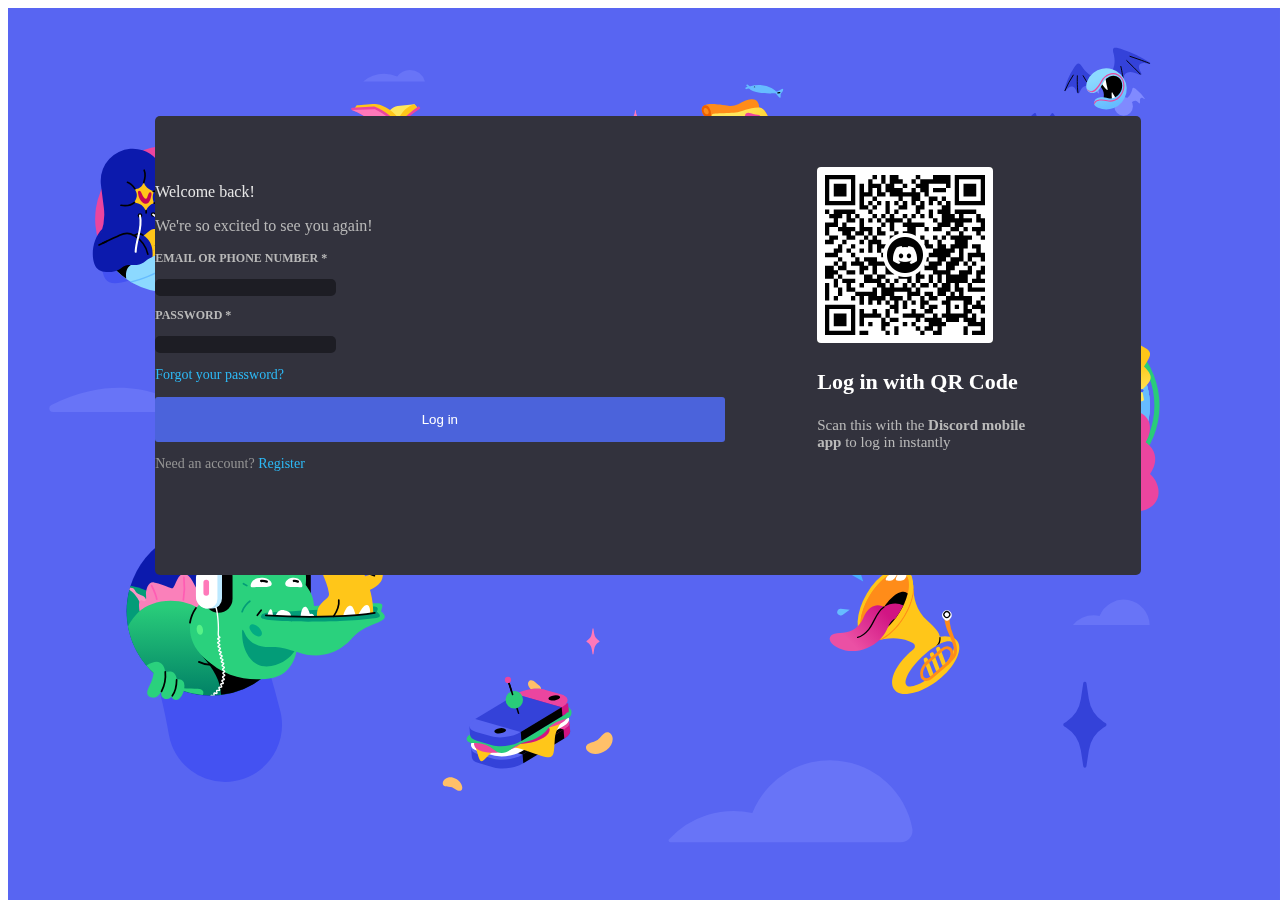
<file: index.html>
<!DOCTYPE html>
<html lang="en">
    <head>
        <meta charset="UTF-8">
        <meta name="viewport" content="width=device-width, initial-scale=1.0">
        <title>Document</title>
        <link href="https://cdn.jsdelivr.net/npm/bootstrap@5.3.0-alpha1/dist/css/bootstrap.min.css" rel="stylesheet" integrity="sha384-GLhlTQ8iRABdZLl6O3oVMWSktQOp6b7In1Zl3/Jr59b6EGGoI1aFkw7cmDA6j6gD" crossorigin="anonymous">
        <link rel="preconnect" href="https://fonts.googleapis.com">
		<link rel="preconnect" href="https://fonts.gstatic.com" crossorigin>
		<link href="https://fonts.googleapis.com/css2?family=Open+Sans:wght@500&display=swap" rel="stylesheet">
        <link rel="stylesheet" href="./styles.css">
    </head>

    <body>
        <svg class="artwork-L5TAwQ" preserveAspectRatio="xMinYMin slice" xmlns="http://www.w3.org/2000/svg" xmlns:xlink="http://www.w3.org/1999/xlink" viewBox="0 0 1700 1200">
            <defs>
                <linearGradient id="linear-gradient" x1="269.71" x2="269.71" y1="800.4" y2="913.29" gradientUnits="userSpaceOnUse">
                    <stop offset="0" stop-color="#29cc7a"></stop>
                    <stop offset="1" stop-color="#038567"></stop>
                </linearGradient>
                <linearGradient id="linear-gradient-2" x1="1512.99" x2="1503.54" y1="519.46" y2="476.33" gradientUnits="userSpaceOnUse">
                    <stop offset="0" stop-color="#ffe75c"></stop>
                    <stop offset="1" stop-color="#ffc619"></stop>
                </linearGradient>
                <linearGradient id="linear-gradient-3" x1="1441.31" x2="1426.37" y1="493.59" y2="538.11" xlink:href="#linear-gradient-2"></linearGradient>
                <linearGradient id="linear-gradient-4" x1="1170.7" x2="1126.43" y1="805.19" y2="847.49" gradientUnits="userSpaceOnUse">
                    <stop offset="0" stop-color="#d11583"></stop>
                    <stop offset="1" stop-color="#eb50a4"></stop>
                </linearGradient>
                <linearGradient id="linear-gradient-5" x1="693.92" x2="693.92" y1="1235.03" y2="1193.91" gradientTransform="rotate(-21.3 -1852.872 -1403.071)" gradientUnits="userSpaceOnUse">
                    <stop offset="0" stop-color="#66bcff"></stop>
                    <stop offset="1" stop-color="#8cd9ff"></stop>
                </linearGradient>
                <linearGradient id="linear-gradient-6" x1="-6.39" x2="-57.56" y1="1177.84" y2="1139.89" gradientTransform="rotate(-4.2 -13157.002 -13444.26)" gradientUnits="userSpaceOnUse">
                    <stop offset="0" stop-color="#ffc619"></stop>
                    <stop offset="1" stop-color="#ffe75c"></stop>
                </linearGradient>
            </defs>
            <path fill="#5865f2" d="M0 0H1700V1200H0z" data-name="Layer 4"></path>
            <g data-name="Layer 5">
                <path fill="#6270fc" d="M935.8 386.9c-2.1 0-4.2.2-6.3.3a126.6 126.6 0 00-176.9-48.4 126.3 126.3 0 00-225.3 48.3 64.7 64.7 0 00-8.6-5.8c-34.2-19.9-78.7-7-99.3 28.6-18.4 31.7-11.6 70.9 14.4 93.1-14.2 9.1-23.3 23-23.3 38.6 0 27.4 28 49.6 62.7 49.6a74.7 74.7 0 0034.9-8.4A126.4 126.4 0 00746 550.7a126.2 126.2 0 00166.8-20.2 73.6 73.6 0 0096.7-69.9 73.7 73.7 0 00-73.7-73.7z"></path>
                <path fill="#6270fc" d="M1210.9 311.8A65.4 65.4 0 001173 324a73.7 73.7 0 00-139.8 32.4 78.3 78.3 0 001.1 12.9c-32.9 15-64.1 40.2-87.4 72.8h264a65.2 65.2 0 000-130.3z"></path>
                <path fill="#707cff" d="M1035.5 617.4a115.9 115.9 0 10-199-109.1 117.7 117.7 0 104.3 194.1 76 76 0 00137.2-.7 51 51 0 1057.5-84.3z"></path>
            </g>
            <path fill="#6a77fc" d="M990 243.1H579.4a3 3 0 01-2.3-5c24.6-29.4 61.4-30.9 101.2-23.2 22.4-86.3 123-85.3 157.3-32.2 36.6-28.2 159-31.3 160.2 54.5a5.8 5.8 0 01-5.8 5.9z" data-name="Layer 25"></path>
            <path fill="#6874f7" d="M57.9 530.5c89.2-45.1 152.1-10.2 152.1-10.2 44.1-13.7 83-4.1 103 11.6 12.5 9.7-15.5 8-78.3 8H60.2a5 5 0 01-5-5 4.9 4.9 0 012.7-4.4z" data-name="Layer 24"></path>
            <path fill="#6874f7" d="M1525.8 824.6a34.7 34.7 0 00-66.9-12.1 33.3 33.3 0 00-7.8-.9 36.3 36.3 0 00-27.8 13h102.5z" data-name="Layer 23"></path>
            <g data-name="Layer 22">
                <path fill="#4452f2" d="M284.3 406.3c-4.7-22.1-2.4-28.1-18-48.9-5-6.7-27.8-5.3-38-3.4-12.1 2.7-25.3 19.1-25.3 19.1 10.4 56.3 18.9 50.5 22.2 69s-.1 26.3 20.9 26.3 35.7-9 28.8-27.1c11.6-3.7 13.8-14.1 9.4-35zM126.5 328.4c-4.4 48 12 45.7 60.4 26.9z"></path>
                <path d="M366.5 370.5l-43.2 32c2.3 1.3 3.6 1.4 6.1 0s8.2-8 10.6-9.8 9-5.5 12.4-7.4a55 55 0 0011.1-8.4c2.7-3 3.7-4 3-6.4z"></path>
                <path fill="#eb459f" d="M214.3 184.1a97.9 97.9 0 00-92.7 129.1l92.7 66.6a97.9 97.9 0 000-195.7z"></path>
                <path fill="#0c1aad" d="M242.3 291.3c-9.1-4-9.4-3.9-15.1-11.7s-12-11-19-11l15.4 60.7c18.6 2.7 28.7-7.9 30.1-17.2s-2.3-16.8-11.4-20.8z"></path>
                <path fill="#0c1aad" d="M234.7 300.6c-3.3-9.7-11-20.5-19.2-28.4a26.7 26.7 0 01-8.2-22.4l1.6-14.2a42.6 42.6 0 00-19.1-40.7 43.5 43.5 0 00-9.7-4.7 42.2 42.2 0 00-16.7-2 42.7 42.7 0 00-39.5 42.6 48.9 48.9 0 00.3 5.4l.7 5.8 3.2 24.8a72.5 72.5 0 01-3.5 33.3 58 58 0 00-3 13.1l75.5 62.1a58.3 58.3 0 0037.6-74.7z"></path>
                <path fill="none" stroke="#000" stroke-linecap="round" stroke-miterlimit="10" stroke-width="2.201" d="M197.1 375.3a58.3 58.3 0 0037.6-74.7c-3.3-9.7-11-20.5-19.2-28.4"></path>
                <path fill="#0c1aad" d="M213.4 305.8c5.2-11.4 7.9-10.4 19.6-9 9.3 1.1 21.9 18.2 9 29.5s-42.2 9.7-28.6-20.5z"></path>
                <circle cx="176.4" cy="277.3" r="3"></circle>
                <circle cx="194" cy="276" r="3"></circle>
                <path fill="none" stroke="#fff" stroke-linecap="round" stroke-miterlimit="10" stroke-width="2.7" d="M194 276c16.1 10 10.9 19.6 24.9 35.8"></path>
                <path fill="#ffc619" d="M180.3 305.5c8.4-7.7 10.9-9.8 14.3-10.1s9.2-.5 9.2-.5l1.6 36.7-22.8 2.6z"></path>
                <path d="M223.5 290a3.3 3.3 0 00-3.4-4h-15.5a4.8 4.8 0 00-4.7 4l-5.2 32.9a3.4 3.4 0 003.5 4h15.5a5 5 0 004.7-4z"></path>
                <path d="M222.5 286.9L224.3 288.6 219.8 289.7 222.5 286.9z"></path>
                <path fill="#ffc619" d="M232.2 306.9c-2.2-2.9-4.5-6.7-9.8-6.7v6.7z"></path>
                <path fill="#fff" d="M225.2 291.6a3.4 3.4 0 00-3.5-4h-15.5a5 5 0 00-4.7 4l-5.1 32.8a3.3 3.3 0 003.4 4h15.5a4.8 4.8 0 004.7-4z"></path>
                <path fill="#ffc619" d="M221.9 304.8h6.3a4.9 4.9 0 014.9 4.8 4.9 4.9 0 01-4.9 5.1h-4.6a6.5 6.5 0 01-6.3-5c-.4-2.7 1.6-4.9 4.6-4.9z"></path>
                <path fill="#ffc619" d="M220.8 314.4h4.4a4.9 4.9 0 014.8 5.8 4.8 4.8 0 01-4.8 4h-2.7a6.5 6.5 0 01-6.3-4.9c-.4-2.7 1.6-4.9 4.6-4.9z"></path>
                <path fill="#ffc619" d="M194 325.9H209.2V331.94H194z"></path>
                <path fill="#ffc619" d="M210.1 307.3h-9.5a2.3 2.3 0 01-2.2-1.4l-1.1-2.4-1.2-4.9-3.3 18.5h15.6a6.5 6.5 0 006.3-4.9c.4-2.7-1.6-4.9-4.6-4.9z"></path>
                <path fill="#ffc619" d="M208.1 317.1h-15.3l1.9 9.9h11.7c2.9 0 5.8-2.2 6.2-4.9s-1.5-5-4.5-5z"></path>
                <path fill="#66bcff" d="M320.7 362.9c-1.1-14.9-13.8-15.5-22.8-19.6s-20.1-13.6-31.3-19.7-20.2-4.4-37.1 3.4l24.2 36c12.1 4.2 15.2 10.1 22.3 17.9s15.5 9.8 23.6 7.2c5 6.3 6 7.8 11.9 4.8s15.8-9.3 17.7-17.7-2.4-9.4-8.5-12.3z"></path>
                <path fill="#45aaf7" d="M313.1 388h-.1c-5.3-.6-7.8-3.2-11.6-7.2-.9-1.1-2-2.2-3.3-3.5-14.6-.9-21.3-7.7-25.1-12.7-1.7-2.4-4.7-4-7.6-5.7s-5.6-3.2-7.5-5.5a29.7 29.7 0 01-3.6-5.4c-1.5-2.6-2.6-4.5-4.5-4.7s-4.8 1.2-7.6 2.9a37.2 37.2 0 01-8 3.9.9.9 0 01-1.1-.6.8.8 0 01.6-1.1 34.9 34.9 0 007.5-3.7c3.1-1.9 5.8-3.5 8.8-3.2s4.2 2.8 5.8 5.6a57 57 0 003.4 5.2c1.7 2 4.4 3.5 7.1 5.1s6.2 3.5 8.2 6.1c3.8 5.2 10.1 11.3 24.1 12h.3l.3.2 3.5 3.7c3.6 3.9 5.8 6.2 10.5 6.7a.9.9 0 01.8 1 1.1 1.1 0 01-.9.9z"></path>
                <path fill="none" stroke="#000" stroke-linecap="round" stroke-miterlimit="10" stroke-width="2.201" d="M250.4 340.3a83.6 83.6 0 00-1.5 18.6"></path>
                <path fill="#8cd9ff" d="M266.6 410.7c-11.4 13.1-22.5 11.5-27.5 11.6s-4.9-3.5-5.7-6.4-1.5-7.6-1.5-7.6c-12.7 1-15.2-7.3-16.3-14.9-.8-5.8-3.2-8.4-4.7-13.6a97.8 97.8 0 01-77.4-42.5l12.2-11.4 31.3 14.7c19-10 29.6-15.3 40.1-17.6s21.6.4 26.6 14.6 6 18.8 10 25.4l4.4 6.4c4.8 7.3 10.1 17.7 3.5 30.9a70.8 70.8 0 005 10.4z"></path>
                <path d="M158.1 362c-1.6-9.7 1.5-17.1 8.1-19.2l-18.5-9.3-11.7 7a96 96 0 0022.1 21.5z"></path>
                <path fill="#66bcff" d="M242.8 416.8V415c-2.5-.1-2.9-1.9-4.5-10.3l-.2-1.1h-.7c-5.7-.6-9.8-3.3-11.3-14.5a37.7 37.7 0 00-4.9-15 34 34 0 01-1.6-3.4c-.4-1.1-.9-2.1-1.3-3.1a22.2 22.2 0 01-2.7-12c.1-4.4-.5-6.6-2.1-7.6s-4.8-.3-9.8 2.1l-.7.3c-7.8 3.8-23.5 11.3-39.9 15l2.3 1.4c15.8-3.9 30.8-11.1 38.4-14.8l.7-.3c3.9-1.9 6.8-3 8.1-2.2s1.3 2.5 1.2 6a25.8 25.8 0 002.8 12.9c.5 1 .9 1.9 1.3 2.9a31.4 31.4 0 001.8 3.7c1.6 2.9 3.5 6.5 4.6 14.4 1.4 10.2 5 14.9 12.2 15.9 1.6 8.2 2.2 11.3 6.3 11.5z"></path>
                <path fill="#0c1aad" d="M180.3 303.5c-4.3-2.9-7.4-2.2-12 .5-5.7-3.8-12.4-3.6-19.1-.2-4.9 2.4-16.9 7.8-22.9 10.5a2.1 2.1 0 01-2.9-2.2l2.8-17.2c-13.5 13.1-15.8 37.3-9.7 49.5s26.6 9.1 32.7 4.7 8.2-6 15.8-5.6 13.6.4 22.5-8.4l5.6-2.8c.9-12.9-2.1-21.6-12.8-28.8z"></path>
                <path fill="none" stroke="#000" stroke-linecap="round" stroke-miterlimit="10" stroke-width="2.201" d="M180.3 303.5c-4.3-2.9-7.4-2.2-12 .5-5.7-3.8-12.4-3.6-19.1-.2-4.9 2.4-16.9 7.8-22.9 10.5M169.3 304.5c12.5 7.7 16.1 17.7 17.6 24.4"></path>
                <path fill="#fff" d="M255.6 258.2h-17.1a.8.8 0 00-.8.7l-2.2 13.9a.8.8 0 001.3.8l19.3-13.9a.8.8 0 00-.5-1.5z"></path>
                <path fill="#fff" d="M294.9 262.9c10.4 0 20.3-8.4 21.9-18.7v-.5c1.7-10.2-5.6-18.7-16-18.7H243c-10.4 0-20.3 8.5-21.9 18.7v.5c-1.7 10.3 5.5 18.7 16 18.7z"></path>
                <path fill="#8cd9ff" d="M240.3 251.8a9.5 9.5 0 009-7.7v-.2a6.4 6.4 0 00-6.6-7.7 9.4 9.4 0 00-9 7.7v.2a6.5 6.5 0 006.6 7.7z"></path>
                <path fill="#66bcff" d="M267.7 251.8a9.6 9.6 0 009-7.7v-.2a6.5 6.5 0 00-6.6-7.7 9.4 9.4 0 00-9 7.7v.2a6.5 6.5 0 006.6 7.7z"></path>
                <path fill="#8cd9ff" d="M295 251.8a9.4 9.4 0 009-7.7v-.2a6.5 6.5 0 00-6.6-7.7 9.4 9.4 0 00-9 7.7v.2a6.5 6.5 0 006.5 7.7z"></path>
                <path fill="#29cc7a" d="M209.8 294.1a1.5 1.5 0 00-1.4-1.7H207a1.9 1.9 0 00-1.7 1.4l-.7 4.7a1.5 1.5 0 001.4 1.7h1.4a1.7 1.7 0 001.6-1.4z"></path>
                <path fill="#ffc619" d="M184.6 270.7A16.5 16.5 0 01195 261c.2 0 .3-.2.2-.4-2.5-6.4-2-10.3-.2-15.4 0-.2-.1-.4-.3-.4-8.1-2.2-11.7-7.2-12.9-11.3a.4.4 0 00-.7 0c-2.7 7.3-7.3 8.2-11.4 8.3a.3.3 0 00-.3.5c4.8 7.1 2.7 13-.9 17.4a.3.3 0 00.2.6c8 .2 12.7 4.7 15.3 10.4a.3.3 0 00.6 0z"></path>
                <path fill="none" stroke="#000" stroke-linecap="round" stroke-miterlimit="10" stroke-width="2.201" d="M208.1 317.1L200 317.1"></path>
                <path fill="none" stroke="#000" stroke-linecap="round" stroke-miterlimit="10" stroke-width="2.201" d="M222.4 314.7L226.9 314.7"></path>
                <path fill="none" stroke="#000" stroke-linecap="round" stroke-miterlimit="10" stroke-width="2.201" d="M181.4 233.3c2.7-8.3 1.8-13.6.6-16.5M194.1 245.2c5.5-.3 8.9-2.1 11.8-5.2M184.6 270.7a13 13 0 010 3.1M169.1 259.7c-4.7 4.4-12.5 4.9-18.1 4M169.7 241.8c-2.4-3.7-6.5-7.7-10-8.9M195.2 260.6a29.7 29.7 0 005.9 1.3"></path>
                <path fill="#c40655" d="M178.7 247.8c3.5 8.8 6.5 7.9 7.5 5s1.7-6.6 4-6.6 2 3.8 0 9.7-6.1 7.8-10.7 3.6-5.2-9-5.7-12.3 2.9-4.5 4.9.6z"></path>
                <path fill="none" stroke="#fff" stroke-linecap="round" stroke-miterlimit="10" stroke-width="2.7" d="M176.4 277.3c3.8 18.8-5 29.2-5.8 48.6"></path>
                <path fill="none" stroke="#000" stroke-linecap="round" stroke-miterlimit="10" stroke-width="2.201" d="M209.9 378.5a46.4 46.4 0 01-.8-34.9M206.1 360c-2.9-3.7-3.3-9.5-3.3-9.5"></path>
                <path fill="none" stroke="#000" stroke-linecap="round" stroke-miterlimit="10" stroke-width="2.201" d="M131.5 312L121.6 316.7"></path>
                <path fill="none" stroke="#000" stroke-linecap="round" stroke-miterlimit="10" stroke-width="2.201" d="M234.5 296.5L240.2 297.4"></path>
                <path fill="#d11583" d="M366.6 370.3a23.3 23.3 0 01-2.3 3.5c-4 5-13.5 11.4-18.7 14.2s-6.7 4-10.4 7.8-8.1 8.8-11.9 6.7-9.7-7.5-13.4-11.4a1.7 1.7 0 01-.4-1.7c1.4-5.8 6.7-14.5 15.2-19.9a1.9 1.9 0 011.8 0c5.7 3 9 3.5 13.3 2.8 6.4-.9 12.3-4.7 18.8-7.6s7.1.2 8 5.6z"></path>
                <path fill="#fa80ba" d="M314.4 395.5a71.4 71.4 0 008.9 7c3.8 2.1 8.3-2.9 11.9-6.7s5.2-4.9 10.4-7.8 14.7-9.2 18.7-14.2a23.3 23.3 0 002.3-3.5c-.9-5.4-2.5-8-8-5.6s-8.4 4.3-12.6 5.9a7 7 0 00-4.3 5.9c-.1 1.5-.1 3.1-.1 4.9-7.7-.4-14.6 3-15.1 13 0 0-6.8-2.5-12.1 1.1z"></path>
                <path fill="#ffe75c" d="M364.3 373.8a31.5 31.5 0 002.2-3.3 1.2 1.2 0 00.2-1 7.7 7.7 0 00-1.1-3c-.9 2.3-2.5 4.6-6.5 8.4-6.3 5.9-13.7 8.7-18.1 11a31 31 0 00-10.3 8.5 20.9 20.9 0 01-9 7.1l1.6 1c3.8 2.1 8.3-2.9 11.9-6.7s5.2-4.9 10.4-7.8 14.7-9.2 18.7-14.2z"></path>
                <path fill="#d11583" d="M280.6 391.8c-7.3-.9-14.1 3.4-19.2 16.3-1.9-1.1-6.5-2-13.1.2s-8.6 5.3-9.5 7.8a6.1 6.1 0 000 4.2c.5 1.6 1.3 3.9 2.6 7.7 2 5.8 1.8 11.1 5.3 11.2l42.8-39.9s.5-6.3-8.9-7.5z"></path>
                <path fill="#fa80ba" d="M280.6 391.8c-7.3-.9-14.1 3.4-19.2 16.3-.6 1.6-1.2 3.6-1.8 5.8-7.3.4-10.4 4-10.8 11.2 0 0-5.3-2.5-7.8 1.7.1.4.3.8.4 1.2 2 5.8 1.8 11.1 5.3 11.2l42.8-39.9s.5-6.3-8.9-7.5z"></path>
                <path fill="#ffe75c" d="M289.1 397.3l-3.8-2.6c-6-.2-11 .3-15.6 7s-7.3 13.6-12.4 18.3c-7.3 6.9-13.6 10.2-14.2 14.6.7 2.7 1.5 4.5 3.6 4.6l42.8-39.9a6.5 6.5 0 00-.4-2z"></path>
                <path fill="#d11583" d="M282.6 392.9l3.5.5a1.9 1.9 0 011.5.8c1.6 1.7 2.2 4.4 2.2 7l-12.4-.5c3.9-2.5 5-4.6 4.4-6.8a.7.7 0 01.8-1z"></path>
                <path d="M246.9 439.2c12.1.7 17-3.7 21.5-9.7a36.5 36.5 0 016.7-6.9c6.6-5.1 11.7-10.1 14.7-17.4 3.8-9.2-9-10-15.8-2.8s-6.4 14.6-20.2 25.8c-9.4 7.7-10.5 10.8-6.9 11z"></path>
                <ellipse cx="244.3" cy="417.4" fill="#fff" rx="1.6" ry="2.5" transform="rotate(-2.3 243.27 418.52)"></ellipse>
                <path fill="#d11583" d="M366.9 368.6a14.7 14.7 0 00-1.9-3.8.2.2 0 00-.4-.1h-.2a.4.4 0 00-.2.4c1 2.8 1.6 6 .4 8.2 2.9-2.9 2.3-4.2 2.3-4.7z"></path>
                <ellipse cx="317.8" cy="387" fill="#fff" rx="2.4" ry="3.6" transform="rotate(-18.1 318.119 387.354)"></ellipse>
            </g>
            <g data-name="Layer 21">
                <path fill="#4452f2" d="M290.1 1034.3a76.2 76.2 0 01-75-62.7c-6-33.7-12-60.4-20.5-82.8l140-51.3c6.6 22.6 16.7 52.1 29.3 102 12.1 48.1-24.2 94.8-73.8 94.8z"></path>
                <path fill="#ffc619" d="M488.9 731.9c-4.7-6-6.7-5-10.2-5 0-5.9-2.8-6.4-4.1-1.5s-2.1 7.2 1.1 11.9 7.5 11.6 9.4 19.8a135.9 135.9 0 00-13.4 4.4l7.8 18.1c13-5.8 20.6-10.8 21.4-21.2s-7.2-20.4-12-26.5z"></path>
                <path fill="#bde9ff" d="M350.2 707.9c10.4.1 18.2.5 29.2 4a18.2 18.2 0 0112.8 17.5v40h-4l-2.1-3.3v-31.5a16.2 16.2 0 00-12.3-15.8 125.3 125.3 0 00-19.9-3.1l-5-7.7z"></path>
                <path d="M397 747a7.7 7.7 0 017.7 7.7V795a7.7 7.7 0 01-7.7 7.7 9.7 9.7 0 01-9.7-9.7v-36.3a9.7 9.7 0 019.7-9.7z" transform="rotate(-180 396 774.85)"></path>
                <circle cx="271.2" cy="806.2" r="112.7" fill="#0c1aad"></circle>
                <path fill="#039c78" d="M163.8 772a112.8 112.8 0 0049.5 130.9A80.9 80.9 0 00163.8 772z"></path>
                <path fill="#fa94c4" d="M179.8 785.6c-7.4-2.8-8.5-4.1-10.3-7.6s-2.8-2.8-6.5-3.3c-.3 1-.6 1.9-.8 2.9 14.8 9.7 18.9 30.7 18.9 30.7l6.2-2.9s0-17.1-7.5-19.8z"></path>
                <path fill="url(#linear-gradient)" d="M160.3 826.5a112.7 112.7 0 00218.8 11.9L260.7 789c-26.8-7.4-73.4-10.1-100.4 37.5z"></path>
                <path d="M347.9 887.4c-23.2 0-65.4 4.5-90.1-23.4 17.9 20.2 26.3 35.4 26.9 54a112.3 112.3 0 0063.1-29.3z"></path>
                <path fill="#fa80ba" d="M175.8 806.2c13.9-13.7 53.3-23.4 85.4 0l12.4-13.1c-1-21.6-5.8-22.9-12.4-16s-8 .7-14.5-11-14.7-13.9-20.6-1.9-4.6 12.4-9.5 10.7-14-6.1-21.6-7.2-11.2 9.7-10.5 17.9-1.4 7.9-5.3 6.3-4.9 3.4-3.4 14.3z"></path>
                <path fill="none" stroke="#ff5cb4" stroke-linecap="round" stroke-miterlimit="10" stroke-width="2.289" d="M234.4 790.9a113.1 113.1 0 00.7-30M192 772c5.8 12 6.8 18 6.8 18"></path>
                <path fill="#2ad17d" d="M498.5 806.2c3.4-11 4.4-11.2-18.2-10.3-20.8.8-47.1 1.6-71.2 3.4-1.2-14.6-5.9-20.4-11.2-28 2-24.1-2.4-47.5-26.3-53.2s-59.1-6.9-82.5 1.8-16.8 42.2-14.3 64.9c0 0-20.7 6.7-28.5 27.2-6.5 17.3-3.4 37.9 15.1 55.7 29.7 28.6 59.6 31.7 87.9 28.4 22-2.7 33.1-19.5 36.2-35.8 40.3 15.1 65.9-7.6 74.8-18.5 10.5-12.6 25.4-16.7 34.4-20.6s12.8-7.4 3.8-15z"></path>
                <path fill="#fa80ba" d="M302 681.8c-8.5-.5-17.5 5.1-11.5 21.2-9.2-.9-18.4 4.2-11.9 19.3l42.3-14.4c-3.7-18.6-10.4-25.5-18.9-26.1z"></path>
                <rect width="37.4" height="66.89" x="262.7" y="741.4" rx="18.7"></rect>
                <path fill="#fff" d="M355.6 709.2v6c-17.6-2.3-39.4-2.5-57.3 1.9a16.4 16.4 0 00-12.3 15.8v34.8h-21.8v-36.2a22 22 0 0118.3-21.7c32.4-5.7 54.9-3.5 73.1-.6z"></path>
                <path fill="#bde9ff" d="M321.9 706.3c-10.4 0-18.2.5-29.2 3.9a18.4 18.4 0 00-12.8 17.5v40h4l2.1-3.2v-31.6a16.4 16.4 0 0112.3-15.8 125.4 125.4 0 0119.9-3l5-7.8z"></path>
                <path fill="#039c78" d="M416.6 804.3c-24.4 1.2-51.4 2.8-61.2 3.2s-15.6.7-17.3 5.4 11.7 5.4 28.6 6.5 55 .9 77 0a485.7 485.7 0 0048.6-4.1c10.3-1.5.5-8.3.5-8.3s3.9-6.2-1.7-6.9-74.5 4.2-74.5 4.2z"></path>
                <path fill="#fff" d="M391.1 813.6c1-14.6 6.6-15.4 9-11.5a26.5 26.5 0 013.4 7.8 3.8 3.8 0 013.6 0 4.5 4.5 0 012.3 3.7zM357.8 812.3c3.5-10.1 10.7-8.2 15.7-5.9a7.9 7.9 0 014.9 6.9zM346.7 811.9c2.7-10.4 5.5-9.7 6.4-5.7s1.2 6.1 1.2 6.1z"></path>
                <path fill="#ffc619" d="M488.2 808.6c-14.6 2.3-41.1 4.6-75.1 5-.9-8.4 1.7-15.7 12-23.7 4.5-3.5 4.1-6.1 3.7-8.4-1.3-8.3-4.5-16.6-9.3-27.3-7.3-16.5-8.2-30.1 3.9-37.5s26-3.2 35.3 10.5 29.8 43.8 29.5 81.4z"></path>
                <path fill="#ffae00" d="M447.4 734.6c9 8.5 12.4 7.5 14.4 7s.3-5.6-.8-7.9z"></path>
                <path fill="#fff" d="M468.2 811c5.9-11 9-14.1 12.6-12.9s3.3 11.1 3.3 11.1zM447.9 812.5c4.8-16.4 10.7-14.3 12.7-11.6s4 10.4 4 10.4zM432.7 746.5c.7 4.1-.7 7.5-2.8 8s-4.1-1.6-5.3-4.8-.8-8.4 1.4-9.8 5.8 1.6 6.7 6.6z"></path>
                <path fill="#ed5f00" d="M447.4 734.6c-2.5-3.1-1.1-8.8 2-14s7.4-7 11-7 4.7 3.6.5 13.6c5.3-.9 7.7-.8 8.2 2.1s-3 5-10.9 6.3-9.4.7-10.8-1z"></path>
                <path fill="#ffc619" d="M478.5 726.3c1.4-3.8 3-4.2 3.8-3.8s.6 2.2-.2 5.8-4.9 1.5-3.6-2z"></path>
                <path fill="#ffc619" d="M481.4 726.9c3.1-2.6 4.7-2.3 5.2-1.5s-.5 2.2-2.9 5-5.1-1.1-2.3-3.5z"></path>
                <path fill="#fff" d="M343 773.8c6.3.1 8.7-1 9.4-3.6s-3.5-8.1-12.1-8.7-14.4 3.4-15.7 8.6 1.5 4.1 7.4 3.8a82.1 82.1 0 0111-.1zM378.3 773.8c-5.2.1-7.1-1-7.7-3.6s2.8-8.1 9.8-8.7 11.8 3.4 12.8 8.6-1.3 4.1-6 3.8a53.7 53.7 0 00-8.9-.1z"></path>
                <path fill="#bde9ff" d="M268.1 747h4.5a13.4 13.4 0 0113.4 13.4v28.9a13.4 13.4 0 01-13.4 13.4h-4.5a16.9 16.9 0 01-16.9-16.9v-21.9a16.9 16.9 0 0116.9-16.9z"></path>
                <path fill="#fff" d="M267 747h12.9v42.8a12.9 12.9 0 01-12.9 12.9 15.8 15.8 0 01-15.8-15.8v-24.1A15.8 15.8 0 01267 747z"></path>
                <path fill="#fa80ba" d="M362.2 739.8c-7.3 0-9.8-2-15-8.9s-11.5-17.5-28.8-16.9c-11.1-15.7-6.4-34.4 4.7-43.6s33.4-9.2 41.4 5.2c4.3 7.6 6 15.9 3.1 30.7 9.4-2.7 13 3.7 11.6 11.7s-8 21.8-17 21.8z"></path>
                <rect width="7.5" height="21.43" x="261.2" y="764.2" fill="#ff78b9" rx="3.7"></rect>
                <path fill="none" stroke="#000" stroke-linecap="round" stroke-miterlimit="10" stroke-width="3.204" d="M382.1 765.7a8.1 8.1 0 015.2.9M338.4 765.8a17.4 17.4 0 017.4.8"></path>
                <path fill="none" stroke="#000" stroke-linecap="round" stroke-miterlimit="10" stroke-width="6.866" d="M351.8 750.9c-11.3-.3-17.4-.2-27.5 1.1M392.3 752.4c-6.8-1.6-11-1.8-18.6-1.8"></path>
                <path fill="none" stroke="#000" stroke-linecap="round" stroke-miterlimit="10" stroke-width="2.289" d="M490.2 808.3c-22.1 3.7-77.3 7.9-145.6 3.4"></path>
                <path fill="#039c78" d="M383 859.7c-6.2 8.5-14.9 16.4-31.1 19.7-24.2 4.8-36.8-18-38.6-36.9-.7-8.1-1-16.7 2.6-7.7 7 17 22.8 19.5 34.6 19.2s17.1.9 32.5 5.7z"></path>
                <path fill="none" stroke="#000" stroke-linecap="round" stroke-miterlimit="10" stroke-width="2.289" d="M255.1 873.9c7.2 3.7 16.1 4 16.1 4M251.2 801.8a46.6 46.6 0 00-8 19.8"></path>
                <ellipse cx="331" cy="831.8" fill="#03ab83" rx="5.7" ry="10.1" transform="rotate(-46.3 330.993 831.733)"></ellipse>
                <path fill="none" stroke="#eb459f" stroke-linecap="round" stroke-miterlimit="10" stroke-width="2.289" d="M359.4 738.7c6.8-7.5 10.1-18.3 11.2-25.7M347.2 728.6c5.8-23.6 5.8-48.7-10.2-57.5"></path>
                <ellipse cx="257" cy="830.6" fill="#57f287" rx="4.2" ry="6.8" transform="rotate(-9.2 258.721 834.545)"></ellipse>
                <path fill="none" stroke="#000" stroke-linecap="round" stroke-miterlimit="10" stroke-width="2.289" d="M333.2 811.7L338.3 804.9"></path>
                <ellipse cx="428.3" cy="743.6" rx="1.9" ry="2.9" transform="rotate(-25.5 428.417 743.846)"></ellipse>
                <path d="M450.6 731.2a.4.4 0 01-.4-.4 17.1 17.1 0 012.7-7.4c2.5-3.8 4.4-5.1 6.1-5.5s3.1 0 3.1 1.5a31.5 31.5 0 01-2.2 8.5 23.1 23.1 0 015.7-.5c1.1.1 1.1.6.3 1s-5 2-15.3 2.8z"></path>
                <path fill="none" stroke="#000" stroke-linecap="round" stroke-miterlimit="10" stroke-width="2.289" d="M442.1 791.4c1.1 9.7-7 21.7-7 21.7"></path>
                <path fill="#fff" d="M288.9 889.8l-.8-.6.8-.5c.9-.6 1.8-1.3 1.7-2.2s-1-1.5-1.9-1.9l-.9-.5a2.4 2.4 0 01.8-.6c.8-.7 1.6-1.4 1.5-2.3s-1.1-1.4-2.1-1.8l-.8-.4.6-.7c.8-.7 1.6-1.4 1.4-2.4s-1.2-1.3-2.1-1.7a2.4 2.4 0 01-.9-.3l.6-.7c.8-.7 1.5-1.5 1.3-2.4s-1.2-1.3-2.2-1.6a3 3 0 01-.8-.4l.6-.7c.7-.7 1.5-1.5 1.3-2.4s-1.3-1.2-2.2-1.6l-.9-.3.6-.7c.8-.7 1.5-1.5 1.3-2.4s-1.2-1.3-2.2-1.6l-.8-.4c.2-.2.4-.5.6-.6a3.1 3.1 0 001.4-2.4c-.2-.9-1.2-1.3-2.1-1.7l-.8-.4.7-.6c.7-.6 1.6-1.3 1.5-2.2s-1.1-1.4-2-1.9l-.7-.5.7-.5c.8-.5 1.7-1.1 1.7-2s-.8-1.5-1.6-2.1l-.7-.6.8-.3 1.1-.6a1.2 1.2 0 00.7-1.2 1.4 1.4 0 00-.8-1.2c-1.5-.7-1.5-2.3-1.2-8.6v-.3c.4-7-1.2-25.3-3.4-30.4a.9.9 0 00-1.2-.5 1 1 0 00-.5 1.2c1.9 4.4 3.7 22.2 3.3 29.6v.3c-.3 6-.4 8.5 1.4 9.9h-.1c-1 .4-2 .8-2.1 1.8s.7 1.6 1.6 2.2l.8.6-.8.6c-.9.6-1.8 1.2-1.8 2.1s1 1.5 2 2l.8.5-.7.6c-.8.7-1.7 1.4-1.5 2.3s1.1 1.4 2.1 1.8a3 3 0 01.8.4 1.7 1.7 0 01-.6.6c-.8.8-1.6 1.5-1.4 2.4s1.2 1.3 2.2 1.7l.9.3a4.6 4.6 0 01-.7.7c-.7.8-1.5 1.5-1.2 2.4s1.2 1.3 2.1 1.6l.9.4-.6.7c-.7.7-1.5 1.5-1.3 2.4s1.2 1.2 2.2 1.6l.9.3-.7.7c-.7.7-1.4 1.5-1.2 2.4s1.1 1.3 2.1 1.7l.8.3-.6.7c-.8.7-1.5 1.4-1.4 2.3s1.1 1.3 2.1 1.7l.8.4-.7.6c-.8.7-1.6 1.4-1.5 2.3s1 1.4 1.9 1.9l.8.4-.7.5c-.9.6-1.8 1.2-1.7 2.1s.8 1.5 1.7 2.1l.7.5-.8.5c-.9.4-1.8.9-1.9 1.8s.7 1.6 1.5 2.3l.6.6-.8.3c-.9.4-1.9.7-2.2 1.6s.5 1.7 1.1 2.4l.6.7-.8.2c-1 .2-2.1.4-2.4 1.2a2.6 2.6 0 00.7 2.6l.4.8h-.8c-1.1.1-2.1.1-2.6.9s-.1 1.7.3 2.6l.3.9h-.9c-1-.1-2-.2-2.6.4s-.4 1.7-.1 2.7a3.7 3.7 0 00.2.9l-.9-.2c-1-.2-2-.5-2.7.1s-.5 1.6-.4 2.6.1.7.1 1l-.8-.3c-1-.4-2-.8-2.8-.2a1.8 1.8 0 00-.5.7h5.9a5.7 5.7 0 00-.1-1.3c0-.3-.1-.7-.1-.9l1 .2c1 .2 2 .5 2.7-.2s.4-1.7.1-2.8a3.7 3.7 0 00-.2-.9h1c1.1.1 2.1.3 2.7-.5s.2-1.8-.2-2.8l-.4-.9h1c1.1-.1 2.1-.1 2.6-.9s-.1-1.8-.7-2.7l-.4-.9.9-.2c1-.2 2.1-.4 2.4-1.3s-.4-1.8-1.1-2.6l-.6-.7.9-.4c1-.3 2-.7 2.2-1.6s-.6-1.7-1.4-2.4l-.7-.6.8-.5c.9-.5 1.9-1 1.9-2s-.8-1.5-1.7-2.1z"></path>
                <path fill="none" stroke="#000" stroke-linecap="round" stroke-miterlimit="10" stroke-width="2.289" d="M485.1 757.1L489.7 758.7"></path>
                <path fill="#2ad17d" d="M203.2 874.9c-4.4-2.1-10-1-18.2 3.9a129.1 129.1 0 009.6 10c-1.3 9.5-4.4 14.8-7.4 21.2s.1 10.8 5.4 11.6 8.1-1.1 12.1-7.3a33.7 33.7 0 004.9-13.8 55 55 0 00.6-8.8c0-9.1-2.3-14.5-7-16.8z"></path>
                <path fill="#2ad17d" d="M209.1 887.4c6.5-.8 10.9-1.4 13.9 2.7s3 8.7 1.3 17.1-5.8 17-12.2 16.4-8.8-4.3-6.5-13.6a188.3 188.3 0 003.5-22.6z"></path>
                <path fill="#2ad17d" d="M223 897.1c4.8-.1 10.6-.4 12.2 4.8s.2 12-3 17.4-7.5 6.6-10.7 4.7-3.3-3.5-.8-10.5 3.2-9.9 2.3-16.4z"></path>
                <path fill="#2ad17d" d="M253.8 909.9c-4.6-.3-13.3-.4-19.4-.7l-1.6 2.9a109.9 109.9 0 0027.5 6.2c2.5-4.8-.4-8-6.5-8.4z"></path>
                <path fill="none" stroke="#000" stroke-linecap="round" stroke-miterlimit="10" stroke-width="2.289" d="M205.2 913.4a47.1 47.1 0 005-26.1M225.4 897.8c-.1 8.7-1.6 15.7-5.8 21.5"></path>
                <path fill="none" stroke="#039c78" stroke-linecap="round" stroke-miterlimit="10" stroke-width="2.289" d="M312.9 806.9c1.7-6 7.6-12.2 10.3-14"></path>
                <path fill="none" stroke="#039c78" stroke-linecap="round" stroke-miterlimit="10" stroke-width="2.289" d="M319.2 772L314.7 769.4"></path>
            </g>
            <path fill="#91ffad" d="M240.6 690.9a30.2 30.2 0 01-13.5-20.8l-2.2-14.6a1.4 1.4 0 00-1.4-1.2 1.4 1.4 0 00-1.5 1.2l-2.2 14.6a29.7 29.7 0 01-13.4 20.8l-1.9 1.2a1.7 1.7 0 00-.7 1.3 1.5 1.5 0 00.7 1.2l1.9 1.2a29.7 29.7 0 0113.4 20.8l2.2 14.6a1.4 1.4 0 001.5 1.2 1.4 1.4 0 001.4-1.2l2.2-14.6a30.2 30.2 0 0113.5-20.8l1.8-1.2a1.3 1.3 0 00.7-1.2 1.5 1.5 0 00-.7-1.3z" data-name="Layer 20"></path>
            <path fill="#66bcff" d="M1376.2 297.5a24.6 24.6 0 01-11.1-17.2l-1.8-12a1.3 1.3 0 00-1.2-1.1 1.3 1.3 0 00-1.2 1.1l-1.8 12a25 25 0 01-11.1 17.2l-1.6 1a1.3 1.3 0 00-.6 1 1.3 1.3 0 00.6 1l1.6 1a25.2 25.2 0 0111.1 17.3l1.8 12a1.2 1.2 0 001.2 1 1.2 1.2 0 001.2-1l1.8-12a24.8 24.8 0 0111.1-17.3l1.6-1a1.2 1.2 0 00.5-1 1.2 1.2 0 00-.5-1z" data-name="Layer 19"></path>
            <path fill="#3442d9" d="M1464.3 954.2a44.2 44.2 0 01-19.8-30.6l-3.2-21.4a2.1 2.1 0 00-2.1-1.8 2.1 2.1 0 00-2.1 1.8l-3.2 21.4a44.2 44.2 0 01-19.8 30.6l-2.8 1.8a2.1 2.1 0 00-.9 1.8v.2a2.1 2.1 0 00.9 1.8l2.8 1.8a44 44 0 0119.8 30.6l3.2 21.3a2.1 2.1 0 002.1 1.9 2.1 2.1 0 002.1-1.9l3.2-21.3a44 44 0 0119.8-30.6l2.8-1.8a2.2 2.2 0 001-1.8v-.2a2.2 2.2 0 00-1-1.8z" data-name="Layer 18"></path>
            <path fill="#ff78b9" d="M789.5 845.4a13.5 13.5 0 01-6.1-9.3l-.9-6.6a.9.9 0 00-.7-.6.6.6 0 00-.6.6l-1 6.6a13.5 13.5 0 01-6.1 9.3l-.8.6a.5.5 0 00-.3.5.5.5 0 00.3.5l.8.6a13.5 13.5 0 016.1 9.3l1 6.6a.6.6 0 00.6.6.9.9 0 00.7-.6l.9-6.6a13.5 13.5 0 016.1-9.3l.8-.6a.5.5 0 00.3-.5.5.5 0 00-.3-.5z" data-name="Layer 17"></path>
            <path fill="#ff78b9" d="M843.2 146.5a8.2 8.2 0 01-3.7-5.8l-.6-4c0-.2-.2-.3-.4-.3s-.4.1-.4.3l-.6 4a8.2 8.2 0 01-3.7 5.8l-.5.3-.2.3c0 .1.1.2.2.3l.5.3a8.2 8.2 0 013.7 5.8l.6 4c0 .2.2.3.4.3s.4-.1.4-.3l.6-4a8.2 8.2 0 013.7-5.8l.5-.3c.1-.1.2-.2.2-.3l-.2-.3z" data-name="Layer 16"></path>
            <g data-name="Layer 15">
                <circle cx="1427.5" cy="531.4" r="98.7" fill="#66bcff"></circle>
                <circle cx="1427.5" cy="531.4" r="98.7" fill="#66bcff"></circle>
                <circle cx="1427.5" cy="531.4" r="98.7" fill="#66bcff"></circle>
                <circle cx="1427.5" cy="531.4" r="108.1" fill="none" stroke="#29cc7a" stroke-miterlimit="10" stroke-width="6.883"></circle>
                <path fill="#eb459f" d="M1354.8 562a25.8 25.8 0 00-18.4 7.4 97.8 97.8 0 0031.3 40.5 25.8 25.8 0 00-12.9-47.9z"></path>
                <path fill="#bf0f76" d="M1344.2 570.2c.3 1.7 4.9 3.9 11.5 4.9s11.8.2 12.5-1.4a169.2 169.2 0 006.5-15.7c1.1-3.2-1.1-8.1-13.2-9s-16 .7-17.9 3.3-1.2 9.2.6 17.9z"></path>
                <path fill="#ffe75c" d="M1382.9 507.9c-2.1-.3-4.6.7-7.6 7.2.3-8.2.1-16.4.1-20.3s-1.8-5.1-3.9-5.3a4.3 4.3 0 00-4.8 4.1c-.3 3.1-.6 12.5-.7 15.6s-.2 3.7-.6 3.7-.9-1-1.5-3.2a103 103 0 00-4-10.7c-2-4.8-2.6-7.8-9.1-6.4s-11.7 7.1-13.3 10.9.5 7.1 5.3 18.9c-3.7 15.4-3.3 17.6-.9 20.7s7.9 2.9 17 2.3c20-1.3 19.9-2.6 22.1-11.3s3.5-16.1 4-19.1.7-6.7-2.1-7.1z"></path>
                <path d="M1371.9 522.7a1 1 0 00.7-.7 74.2 74.2 0 012.7-7c0-1.4.1-2.9.1-4.3a51.3 51.3 0 00-4.4 10.2c-8.9 1.4-13.9 5.8-15.7 14a1 1 0 00.8 1.1h.2a1 1 0 00.9-.7c1.6-7.6 6.2-11.5 14.7-12.6z"></path>
                <path fill="#ffe75c" d="M1352.6 544.2c-.2 4.1-.1 9.8-.1 9.8l15.4 1.1.9-13.2z"></path>
                <path fill="#eb459f" d="M1416.3 546.9c-22.5 4.3-27.8 22.7-26 43.8-10 6.5-13.7 14-13.6 25.3a98.6 98.6 0 00111.9-7.1l4-56.1s-53.7-10.1-76.3-5.9z"></path>
                <path fill="#eb459f" d="M1380.5 575.1c-12.6 4.2-20.4 13.5-22.4 26.5a98.9 98.9 0 0043.6 25.1l12.3-80.6c-18.3-2.4-34.5 7.3-33.5 29z"></path>
                <path d="M1419.5 560.2c-10.5-21.2-16.1-23.4-15-29.9s15.6-6.9 34.9-6.8-1 35.5-1 35.5z"></path>
                <path fill="none" stroke="#000" stroke-linecap="round" stroke-linejoin="round" stroke-width="2.238" d="M1416.3 546.9c-22.5 4.3-27.8 22.7-26 43.8-9.4 6.1-13.2 13.2-13.6 23.4"></path>
                <path fill="none" stroke="#fff" stroke-linecap="round" stroke-linejoin="round" stroke-width="2.238" d="M1447.3 554c-23 10.2-20 17.7-13.2 37.5a40.1 40.1 0 00-12.3 37.6"></path>
                <path fill="url(#linear-gradient-2)" d="M1473.8 428.5c6.8-8.7 15.8-13.6 24.3-11.4s10.3 7 14.9 33.2c15.9 8.4 17.8 10.6 5.2 28.9 11.6 11.5 13.1 17.4-1.9 30.4l-16.5.8c-14.1-11.7-16.6-12.2-9.8-29.1-22.3-26.7-19.5-31.6-16.2-52.8z"></path>
                <path fill="none" stroke="#fff" stroke-linecap="round" stroke-linejoin="round" stroke-width="2.238" d="M1495.3 482.7c0-3.2 1.6-5.7 3.5-5.7s3.6 2.5 3.6 5.7"></path>
                <circle cx="1490.8" cy="451.2" r="9.2" fill="#4452f2"></circle>
                <circle cx="1487.3" cy="437.7" r="9.2" fill="#4452f2"></circle>
                <circle cx="1475.5" cy="433.6" r="9.2" fill="#4452f2"></circle>
                <circle cx="1466.4" cy="431.5" r="5.6" fill="#4452f2"></circle>
                <path fill="url(#linear-gradient-3)" d="M1435.2 565.3c18.2 0 32.6-9.5 41.4-17.5a34.4 34.4 0 0010.7-20.8c1.5-11.8 3.9-31.9 5.2-52.4 2-31.9-18-44.7-36.9-43s-34.6 11.7-38.1 43c-21.9 0-29.8 3-31.3 11.1s8.2 13.4 22.5 19.5c3.4 1.4 3.8 1.7 4.4 3.7s2.8 12.1 16 22.8c-3.4 8.1-4.2 14.4-3.3 23.6s5.8 10 9.4 10z"></path>
                <path fill="#bf0f76" d="M1434.1 559.3c-7.7-19.5-11.5-22.7-25.7-33.2-2.3 1-3.6 2.3-3.9 4.2-1.1 6.5 4.5 8.7 15 29.9z"></path>
                <path fill="#ffe75c" d="M1485.8 467.5c18-1.3 22.7-.6 23.6 3.8s-4.3 7.9-22.7 17.4z"></path>
                <path fill="#c40655" d="M1446.8 493.8c-1 2.8-1 7.5-.9 12.7s.6 11.9-5.8 12.4-9.8-6.9-11.5-10.1-2.1-3.6-3-4.1-4.6-2.4-7.9-4.1-5.3-3.4-4.4-4.4 9.6.8 19 1.7 10.9-2.1 13.6-5.3c.5-.6 1.5-.6.9 1.2z"></path>
                <path d="M1445.9 492.6c-2 2.4-3.4 4.7-7.9 5.3a10.1 10.1 0 00-.3 1.7c-.4 5 2 9.1 5.3 9.1a4.8 4.8 0 002.9-1.1v-1.1c-.1-5.2-.1-9.9.9-12.7s-.4-1.8-.9-1.2z"></path>
                <path fill="none" stroke="#ffae00" stroke-linecap="round" stroke-miterlimit="10" stroke-width="2.5" d="M1444.5 485.9a23.5 23.5 0 009.1 6.1"></path>
                <path fill="#4452f2" d="M1430.8 512.9c2 3.1 5 6.4 9.3 6 6.4-.5 5.9-7.2 5.8-12.4 0-1.9-.1-3.7 0-5.4-6.7-1.2-14 2-15.1 11.8z"></path>
                <path fill="none" stroke="#000" stroke-linecap="round" stroke-linejoin="round" stroke-width="2.238" d="M1443.3 499.9c-3.1 1.8-6.7 6.4-7 13.2M1420.6 474.1c.9-6.2 2.5-8.3 3.6-8.5s1 2.3.6 7.9M1450.6 473.5c2.1-9.1 5.1-9.6 6.4-9s2.2 2.9 1.9 9.6"></path>
                <ellipse cx="1466.2" cy="477.8" fill="#fa80ba" rx="7.2" ry="5.7" transform="rotate(-36.1 1466.316 477.85)"></ellipse>
                <path fill="none" stroke="#fff" stroke-linecap="round" stroke-linejoin="round" stroke-width="2.238" d="M1502.4 482.7c0 3.1-1.6 5.6-3.6 5.6s-3.5-2.5-3.5-5.6"></path>
                <path fill="#fff" d="M1496.9 501.6l-2.7-5a.8.8 0 010-.7l3.8-5.3a.6.6 0 011.1.1l2.3 4.8a.6.6 0 010 .6l-3.4 5.5a.7.7 0 01-1.1 0z"></path>
                <path fill="#4452f2" d="M1516.3 509.6l-16.5.8c-2.2 1.4-1.4 2.3 0 3.6l16.4-.6c2.5-2.1 1.8-2.5.1-3.8z"></path>
                <path fill="#ffe75c" d="M1516.2 513.4c1.1 4.6 1.6 7.7 1.9 9.6s-.5 3-10 3.3-9.1-1.2-9-3.5.7-8.8.7-8.8z"></path>
                <path fill="#bf0f76" d="M1488.2 545.1c4.8-17.5 6.4-23.2-3.4-22.7a334.3 334.3 0 00-37.1 4c-9 1.6-8.8 2.8-4.4 32.6z"></path>
                <path fill="#fff" d="M1389.6 541.2a2.1 2.1 0 00-2 2.4l5.4 39.2a4.8 4.8 0 001.7 3c1.5 1.1 4.3 2.4 9.3 2.4s7.8-1.3 9.2-2.4a4.8 4.8 0 001.7-3l5.5-39.2a2.1 2.1 0 00-2.1-2.4z"></path>
                <path fill="none" stroke="#fff" stroke-linecap="round" stroke-linejoin="round" stroke-width="5" d="M1413.1 548.5c5.9-.4 8.6-.5 10 1.7s.4 6.1-.8 12.7-2.7 5.5-10.2 6"></path>
                <ellipse cx="1456.6" cy="452.8" rx="1.4" ry="3.8" transform="rotate(-82 1457.448 452.514)"></ellipse>
                <ellipse cx="1423.2" cy="456" rx="1.2" ry="2.6" transform="rotate(-82 1423.962 455.72)"></ellipse>
                <circle cx="1479.4" cy="628.7" r="27.3" fill="#eb459f"></circle>
                <path fill="#eb459f" d="M1432.3 559c29.3-11.3 48.2-18.5 61.5-20.6a32.6 32.6 0 0118.5 2.3c19.7 8.8 14.7 29.6 8.2 39.6 12.4 8.6 18.6 24.4 5.8 42.5 11 9.4 17.6 29.9 3.3 42.4s-35.8 8.6-44.6-10.3z"></path>
                <path fill="#bf0f76" d="M1455.9 620.2c1.6 1 6.6-.8 12.3-5.1s8.8-8.7 8.2-10.5c-2.2-6.1-5.5-13.3-7.1-16.6s-6.9-5.1-16.6 3.3-11.3 12.7-10.8 16.1 6.1 7.7 14 12.8z"></path>
                <path fill="#ffe75c" d="M1449.5 585.1c9.3-10.4 12.9-17.6 13.5-20.9s.8-6.1-6.9-13.1-12-9.1-15.8-8.8-7.3 4.6-10.6 13.4c-.5 1.5 5 4.9 3.4 5.3-9.1 2.8-11.7 15-13.1 20.2s-1.6 9.7 5.3 13.8 9.7 6.4 24.2-9.9z"></path>
                <path fill="#ffe75c" d="M1437.2 550.8c-12.1.4-17.7 1.3-20.3 2.6s-2.5 4-2.1 6.6.9 3.5 7.4 3.7 15 0 15 0z"></path>
                <path fill="#ffe75c" d="M1441.1 592.7L1448.1 601.1 1460.3 591.3 1451.8 579 1441.1 592.7z"></path>
                <path d="M1345.5 494.9a11 11 0 00-2.1 1.4 1.6 1.6 0 00-.6 1.8c.7 3.6 3.3 9.6 8.7 20a1.1 1.1 0 00.9.6l.4-.2a.8.8 0 00.4-1.2c-9.4-18.2-9.5-21.2-7.7-22.4z"></path>
                <path fill="none" stroke="#000" stroke-linecap="round" stroke-linejoin="round" stroke-width="2.238" d="M1439.3 551.5c-5.1 2.6-5.5 7.3-4.6 11.3-5 2.3-6.3 5.1-5.4 11.3-2.7 1.6-5 3.6-4.1 8.6"></path>
                <path d="M1441.6 593.2L1445.9 589.2 1444.4 596.6 1441.6 593.2z"></path>
                <path d="M1352.5 545.8L1365.2 545 1352.5 551.8 1352.5 545.8z"></path>
                <path fill="#eb459f" d="M1343.2 564.8L1370.7 568.2 1370.6 577.3 1341.9 575.5 1343.2 564.8z"></path>
                <path fill="none" stroke="#000" stroke-linecap="round" stroke-linejoin="round" stroke-width="2.238" d="M1505.5 620.5a27.3 27.3 0 00-26.1-19.1M1489.4 580.9a27.6 27.6 0 00-5.6 20.1"></path>
                <path fill="none" stroke="#000" stroke-linecap="round" stroke-linejoin="round" stroke-width="2.238" d="M1485.8 587.1L1483.2 582.7"></path>
            </g>
            <g data-name="Layer 14">
                <path fill="#ffc619" d="M1259.3 840.4a34 34 0 00-13.9-.1c-.8-5.7-5.4-11.2-16.9-21.7-14.8-13.5-18.6-30.4-18.6-47.5l-41 33.3-9.8 41.2c14.7-3.5 29.6-5.7 45.1.6l5.2 2.4a5.1 5.1 0 01.8 8.5c-4.5 3.5-7.6 6.7-7.9 6.9a105.9 105.9 0 00-10.4 11.7c-17.2 23.5-12.2 42.3 9.6 41.1 19.1-1 44.5-16.9 58.9-35.6s15.5-36.8-1.1-40.8zm-4.7 33.7c-13.5 17.4-38.2 32.7-48.7 32.7s-7.6-13.5 6.6-30.2 34.1-30.4 44.6-30.4 9.8 12-2.5 27.9z"></path>
                <path fill="#ff8c19" d="M1209.8 771.2c.3 7.7-1.5 17-5.2 26.5-8.9 22.9-26.7 42.1-42.5 47.2l7-1.4c14.3-7.7 29.1-25.1 36.9-45.3a73.7 73.7 0 004.5-15.9 105.1 105.1 0 01-.6-11.2z"></path>
                <ellipse cx="1172.7" cy="797.3" fill="#ffc619" rx="54.4" ry="28.8" transform="rotate(-59.3 1172.518 797.226)"></ellipse>
                <path fill="#ff8c19" d="M1191 753.5c-15.2 0-36.6 21.2-46.6 46.3s-4.5 41.1 10.6 39 33.1-20.9 42.9-43 7.5-42.3-6.9-42.3z"></path>
                <path fill="#ff8c19" d="M1191 753.5c-15.2 0-36.6 21.2-46.6 46.3s-4.5 41.1 10.6 39 33.1-20.9 42.9-43 7.5-42.3-6.9-42.3z"></path>
                <path d="M1197.9 795.8a96 96 0 004.6-13.3 7.9 7.9 0 00-5.7-2.2c-10.2 0-24.6 14.3-31.4 31.2-4.3 10.9-4.2 19.6-.7 23.8 12.3-6.8 25.5-22.2 33.2-39.5z"></path>
                <path fill="url(#linear-gradient-4)" d="M1196.6 798.5a104 104 0 01-10.6 17.3c-6.8 2.5-8.4 8.9-12 16.1-4.5 9-12.2 17.6-25.8 23.4-23.4 10-41.5-.5-47.1-6.1s-2.9-12.5 7.1-13.4 22.6-1.2 31.3-14.1a40.1 40.1 0 003.4-6.2c8-19.1 20.7-19.3 27.8-14.9 9.3-5.9 18.5-6 25.9-2.1z"></path>
                <path fill="none" stroke="#000" stroke-linecap="round" stroke-miterlimit="10" stroke-width="1.703" d="M1170.7 800.6c-10.9 7.4-12.9 21.1-20.5 30.1s-14.7 10.3-14.7 10.3"></path>
                <path fill="#fff" d="M1201 758.7l-1.5 3c-1.9 3.5-4.6 3.7-9.6 3.7s-4.3-2.8 1.7-11.9a11.5 11.5 0 019.4 5.2zM1190.6 753.5c-5.4 8.8-7.1 11.9-11.5 11.9s-8.5.2-4.3-5.2a14.7 14.7 0 001-1.3c5.2-3.3 10.2-5.3 14.8-5.4z"></path>
                <path d="M1244.6 850.1c1.6-2.7 1.8-5.5 1.8-8.6a.8.8 0 00-.9-.8.8.8 0 00-.8.8c0 4.2-.4 7.6-4.6 11.1a50.5 50.5 0 014.5-2.5z"></path>
                <path fill="none" stroke="#ffc619" stroke-linecap="round" stroke-miterlimit="10" stroke-width="5.643" d="M1226.6 871.1L1234.2 891.2"></path>
                <path fill="none" stroke="#ffc619" stroke-linecap="round" stroke-miterlimit="10" stroke-width="5.643" d="M1234.9 863.9L1242.5 884"></path>
                <path fill="none" stroke="#ffc619" stroke-linecap="round" stroke-miterlimit="10" stroke-width="5.643" d="M1243.2 856.7L1250.8 876.7"></path>
                <path fill="none" stroke="#ff8c19" stroke-linecap="round" stroke-miterlimit="10" stroke-width="3.762" d="M1260.9 859.2c-2-5.1-7.8-5.7-12.9-1.2l-20.6 17.9c-5.2 4.5-7.8 12.4-5.9 17.5s7.8 5.6 12.9 1.1l20.7-17.9c5.1-4.5 7.7-12.3 5.8-17.4z"></path>
                <path fill="#ff8c19" d="M1254.4 875.1a67.7 67.7 0 005.9-6.1 17.9 17.9 0 003.7-6.9c1.2-5-.6-10.5-2.6-15.8-1-2.6-2.1-5.3-3.2-7.9l-1.7-4c-.6-1.4-1.2-2.8-1.7-4.2a55 55 0 01-2.5-8.8 56.6 56.6 0 01-1.3-9.2 3.8 3.8 0 013.5-4 3.8 3.8 0 014 3.5c.1.2 0 .5 0 .6a45.1 45.1 0 001.6 16.3 29.7 29.7 0 001.3 3.9l1.4 4.1c1 2.8 2 5.5 2.9 8.3a66.6 66.6 0 012.2 8.8 19.3 19.3 0 01-5 17.6 76 76 0 01-6.4 6.3 1.6 1.6 0 01-2.3-.2 1.6 1.6 0 01.2-2.2z"></path>
                <path fill="#fff" d="M1254.8 804.9a6.5 6.5 0 016.5 6.5v1.8a4.7 4.7 0 01-4.7 4.7h-1.8a6.5 6.5 0 01-6.5-6.5 6.5 6.5 0 016.5-6.5z" transform="rotate(45 1254.787 811.45)"></path>
                <rect width="7.8" height="7.76" x="1250.9" y="806.8" fill="none" stroke="#000" stroke-linecap="round" stroke-miterlimit="10" stroke-width="1.703" rx="3.9" transform="rotate(45 1254.728 810.625)"></rect>
                <path fill="#4ab0ff" d="M1143 766.4l-14.1-7.9a6.1 6.1 0 01-3.1-5.3v-1a6.1 6.1 0 016.1-6.2 6.1 6.1 0 015.9 4.3z"></path>
                <path fill="#66bcff" d="M1124.9 804.3l-9.1 6.7a4.4 4.4 0 01-4.3.5l-.6-.3a4.4 4.4 0 01-2.3-5.7 4.4 4.4 0 014.4-2.5z"></path>
            </g>
            <path fill="#6874f7" d="M537.2 82.7a20.5 20.5 0 00-17 8.9 43.1 43.1 0 00-17.6-3.8 42.6 42.6 0 00-27.9 10.3h82.5a20.8 20.8 0 00-20-15.4z" data-name="Layer 13"></path>
            <g data-name="Layer 12">
                <path fill="#808aff" d="M1519.2 121.3c-.1.2-.3.3-.4.2-3.1-2.2-4.5-1.8-5.3-.7s-.8 2.9-.5 5.5a1.1 1.1 0 01-.7 1.2c-.2.1-.5.1-.6-.1-2.1-2.1-3.2-3.1-4.7-3.4s-4.3.5-6.1 3.5l-6-6.5a20.1 20.1 0 007.5-11.6c.8-3.7 1.9-3.4 6-.1a55.3 55.3 0 0110.8 11.6.3.3 0 010 .4zM1465.7 131.6a.7.7 0 00.6-.1c2-2.6 3.5-2.8 4.6-2.3s1.7 1.9 2.2 3.7a.9.9 0 00.9.6c.2-.1.5-.2.6-.5.9-1.9 1.5-2.8 2.6-3.5a4.6 4.6 0 015.1.5l2.7-5.6a15.3 15.3 0 01-8-7.1c-1.9-3.2-2.7-2.7-5.4 1.2a37.8 37.8 0 00-6 12.6.4.4 0 00.1.5z"></path>
                <circle cx="1491" cy="131.5" r="12.4" fill="#808aff"></circle>
                <path fill="#3442d9" d="M1526.7 74.3a1.1 1.1 0 01-1.1.6c-9.2-2.6-12.4-1-13.7 1.7s.2 5.9 2.6 10.3a1.8 1.8 0 01-.8 2.4 1.5 1.5 0 01-1.6 0c-5.7-2.6-8.7-3.8-12.2-3.7a9.4 9.4 0 00-9.1 7.8l-15.8-7.7c5-8.4 4.6-17 2.5-25.2s.3-9 13-4.8a136.4 136.4 0 0135.8 17.6 1 1 0 01.4 1z"></path>
                <path fill="none" stroke="#000" stroke-linecap="round" stroke-linejoin="round" stroke-width="1.233" d="M1487.3 78.1c1.6 6.1 3.1 17.3 3.1 17.3"></path>
                <path fill="#3442d9" d="M1412.2 111a1.1 1.1 0 001.2-.2c4.2-6 7.4-6.6 10-5.5s3.9 3.8 5.2 7.8a1.8 1.8 0 001.9 1.2 1.7 1.7 0 001.3-1c2-4.4 3.2-6.5 5.5-8.1s7-2.3 11.2.5l5.3-12.6c-8.9-2.9-14.4-8.6-18.5-14.9s-6.1-5.5-11.6 3.3a85.8 85.8 0 00-11.9 28.6.9.9 0 00.4.9z"></path>
                <path fill="none" stroke="#000" stroke-linecap="round" stroke-linejoin="round" stroke-width="1.233" d="M1436.9 90.6a49.5 49.5 0 008.9 12.7"></path>
                <path d="M1447.6 101.3c5.8-2.2 12.9 1.9 15.8 9.1s.6 14.9-5.2 17.2l16.8-1.1c14.2-5.5 21-13.2 15.5-27.3-4.1-10.4-13.5-13.8-26.3-8.8s-16.6 10.9-16.6 10.9z"></path>
                <path fill="#fff" d="M1458.8 97.7c5.2 6.7 8.3 10.6 9.7 11.6s1.4.2.6-3.4-3.3-16.3-3.3-16.3z"></path>
                <path fill="#808aff" d="M1450.3 105.6c3.8 4.9 6.1 7.8 7.1 8.5s1 .1.5-2.6-2.5-11.9-2.5-11.9z"></path>
                <path fill="#fff" d="M1475.6 124.3c-.5-6.2-.8-9.8-.5-11s.7-.8 2 1.5l6.3 10.4z"></path>
                <path fill="url(#linear-gradient-5)" d="M1451.6 125.2a7.7 7.7 0 014.7-4.8c3-1 6.6-1.6 14.2.1a12.4 12.4 0 007.8-.5c7.4-2.8 12.1-11.5 10.5-19.4s-8.9-11.9-16.3-9a16.5 16.5 0 00-8.4 7.5c-5 9.3-6.9 11.8-11.3 13.8a8.1 8.1 0 01-6.3.3c-4.8-1.8-7.1-7.9-4.1-15.4a27.4 27.4 0 1135.4 35.8 27.9 27.9 0 01-20.9-.4c-5.5-2.4-6.1-5.5-5.3-8z"></path>
                <path fill="#eb459f" d="M1483.9 88.8a14.8 14.8 0 00-12.7-.6c-4.3 1.6-7.7 4.8-10.3 9.3s-8.1 13.4-13 13.6a7.2 7.2 0 01-6.1-2.7c0 .1.1.2.1.3a6.6 6.6 0 005.7 4h.4c4.4-.2 8.8-4.6 14.2-14.3a18.7 18.7 0 019.6-8.7 13.3 13.3 0 0111.4.5 14.1 14.1 0 017 10c1.9 9.1-3.4 19.2-11.8 22.5a15.5 15.5 0 01-8.9.5c-8.2-1.6-13.6-1.2-16.6 1.4l-.4.4a3.6 3.6 0 00-.6 4.3 4.9 4.9 0 012-3.5c2.5-2.3 7.7-2.6 15.3-1.1a16.1 16.1 0 009.8-.6c9-3.5 14.7-14.4 12.7-24.2a15.5 15.5 0 00-7.8-11.1z"></path>
                <path fill="none" stroke="#000" stroke-linecap="round" stroke-linejoin="round" stroke-width="1.233" d="M1499.5 64.6c15.8 5.2 26.1 9.4 26.1 9.4M1513.3 88.3c-5.2-5.4-12.3-12.3-18.1-18M1429.9 112.9c-1.3-8.8-.7-22.4-.7-22.4M1412.6 110.4a119.9 119.9 0 0111.1-20.7"></path>
                <path fill="#3442d9" d="M1403.9 154.3h-.4c-1.7-2.2-2.8-2.3-3.7-1.6a7.3 7.3 0 00-1.5 3.8c-.1.4-.4.8-.8.8-.2 0-.3-.1-.4-.3-1-1.9-1.6-2.8-2.7-3.4s-3.2-.6-5.2 1.2l-2.9-6a14.5 14.5 0 007.9-6.9c1.4-2.4 2.1-2 4.4 1.3a37.5 37.5 0 015.3 10.8.2.2 0 010 .3zM1362.8 150.1c.1.1.3.2.4.1 2.1-1.5 3.2-1.3 3.9-.6a4.7 4.7 0 01.7 3.1.6.6 0 00.5.6.7.7 0 00.6-.2 5.7 5.7 0 012.7-2 3.3 3.3 0 013.5 1.5l3.2-3.5a11.4 11.4 0 01-4.2-6.9c-.7-2.7-1.4-2.5-4.2-.3a27.3 27.3 0 00-7.1 7.9.2.2 0 000 .3z"></path>
                <circle cx="1381.2" cy="155.6" r="9.4" fill="#3442d9"></circle>
            </g>
            <g data-name="Layer 11">
                <path fill="#ffc069" d="M705.1 901.6a24.2 24.2 0 003.1 2.5c4.3 2.8 5.4 5.9 3.5 8.4s-7.2 2.3-11.6-1-6.3-8.2-4.3-11 5.5-2.5 9.3 1.1z"></path>
                <path fill="#3442d9" d="M619.5 989.1H638.6V1000.97H619.5z" transform="rotate(-4.7 629.138 996.059)"></path>
                <path fill="#3442d9" d="M744.6 975.5c9.8-5.9 8.9-13.4-2.2-16.6L722 953c-11.1-3.2-28.3-.9-38.1 5.1l-57.1 34.5c-9.8 6-8.8 13.4 2.2 16.6l20.4 5.9c11.1 3.2 28.3.9 38.1-5.1z"></path>
                <path fill="#d11583" d="M731.8 955.3H750.9V967.17H731.8z" transform="rotate(-4.7 741.61 961.62)"></path>
                <path fill="#5865f2" d="M743.6 963.8c9.9-6 8.9-13.5-2.2-16.7l-20.4-5.8c-11.1-3.2-28.2-.9-38.1 5l-57 34.5c-9.9 6-8.9 13.5 2.2 16.6l20.4 5.9c11.1 3.2 28.2.9 38.1-5.1z"></path>
                <path fill="#d11583" d="M744.6 975.5l-1.2.7-42.8-23.8c7.5-1.2 15.3-1.1 21.4.6l20.4 5.9a22.5 22.5 0 014.9 2.1c6.2 3.7 5.4 9.6-2.7 14.5z"></path>
                <path fill="#eb459f" d="M747.3 961a23.7 23.7 0 01-3.7 2.8l-1.1.6-41.9-12-18.8-5.4 1.1-.7c9.9-5.9 27-8.2 38.1-5l20.4 5.8c9.4 2.7 11.6 8.5 5.9 13.9z"></path>
                <path d="M687.7 997.6L742.5 964.4 681.8 947 627 980.1 687.7 997.6z"></path>
                <path d="M743.4 976.2L742.5 964.4 687.7 997.6 688.7 1009.3 743.4 976.2z"></path>
                <path fill="#fff" d="M743.2 959.2c9.9-5.9 8.9-13.4-2.2-16.6l-20.4-5.9c-11.1-3.2-28.2-.9-38.1 5.1l-57 34.5c-9.9 6-8.9 13.4 2.2 16.6l20.4 5.9c11.1 3.2 28.2.9 38.1-5.1z"></path>
                <path fill="#ffc619" d="M621.8 977.4c10 31.8 7.7 35 18.9 23s21.4-18.6 53.3-7.5c38.5 13.5 34.7 13.1 36.9-17.1 1-12.7 8.8-20 14-30.9z"></path>
                <ellipse cx="655.3" cy="980.6" fill="#eb459f" rx="33.2" ry="14.5" transform="rotate(-8 652.378 976.833)"></ellipse>
                <ellipse cx="690.6" cy="968.9" fill="#d11583" rx="33.2" ry="14.5" transform="rotate(-8 687.65 965.648)"></ellipse>
                <ellipse cx="715.2" cy="948.7" fill="#eb459f" rx="33.2" ry="14.5" transform="rotate(-8 712.081 945.082)"></ellipse>
                <path fill="#29cc7a" d="M720.7 930.5l-100.4 39.2c-10.7 3.9-9.5 13.2 2.6 12.7a39.9 39.9 0 0127.6 9.7c5.6 4.9 13.2 5 20.9-.8s15.2-9.7 24.6-11.8 19.7-8.4 24.7-15.3 14.1-11.4 19.8-12.7 12.8-2.5 12.7-10.4-13-11.9-32.5-10.6z"></path>
                <path fill="#3442d9" d="M617.1 959.3H636.2V971.17H617.1z" transform="rotate(-4.7 626.733 965.45)"></path>
                <path fill="#3442d9" d="M742.1 945.7c9.9-6 8.9-13.5-2.2-16.7l-20.4-5.8c-11.1-3.2-28.2-.9-38.1 5l-57 34.5c-9.9 6-8.9 13.5 2.2 16.6l20.4 5.9c11.1 3.2 28.2.9 38.1-5.1z"></path>
                <path fill="#d11583" d="M729.3 925.4H748.4V937.27H729.3z" transform="matrix(1 -.08 .08 1 -73.89 63.73)"></path>
                <path fill="#5865f2" d="M741.2 933.9c9.8-6 8.8-13.5-2.3-16.7l-20.4-5.8c-11.1-3.2-28.2-.9-38.1 5l-57 34.5c-9.9 6-8.9 13.5 2.2 16.7l20.4 5.8c11.1 3.2 28.2.9 38.1-5z"></path>
                <path fill="#d11583" d="M742.1 945.6l-1.1.7-42.9-23.8c7.5-1.2 15.4-1.1 21.4.7l20.4 5.8a23.5 23.5 0 015 2.1c6.1 3.7 5.3 9.7-2.8 14.5z"></path>
                <path fill="#eb459f" d="M744.9 931.1a29.7 29.7 0 01-3.7 2.8l-1.2.7-41.9-12.1-18.8-5.4 1.1-.7c9.9-5.9 27.1-8.2 38.1-5l20.4 5.9c9.5 2.7 11.6 8.5 6 13.8z"></path>
                <path fill="#3442d9" d="M685.3 967.7L740 934.6 679.3 917.1 624.5 950.2 685.3 967.7z"></path>
                <path d="M741 946.3L740 934.6 685.3 967.7 686.2 979.5 741 946.3z"></path>
                <path fill="none" stroke="#000" stroke-linecap="round" stroke-miterlimit="10" stroke-width="2.096" d="M682.3 942.4L668.2 898"></path>
                <circle cx="676.7" cy="924.6" r="11.7" fill="#29cc7a"></circle>
                <path fill="none" stroke="#000" stroke-linecap="round" stroke-miterlimit="10" stroke-width="2.096" d="M674.4 917.5L668.2 898"></path>
                <circle cx="668.2" cy="898" r="4.1" fill="#eb459f"></circle>
                <ellipse cx="656.7" cy="967.2" rx="7.9" ry="3.4" transform="rotate(-8.1 648.513 958.822)"></ellipse>
                <ellipse cx="729.1" cy="923.4" rx="7.9" ry="3.4" transform="rotate(-8.1 720.315 915.594)"></ellipse>
                <path fill="#ffc069" d="M799.6 992.1c-8.6 6.2-19.8 6.6-24.9.9s-1.4-10.1 8.4-12.4a14.4 14.4 0 008-5.2c5.5-7.3 10.6-9.8 14.9-4.9s2.2 15.4-6.4 21.6zM607.1 1042.7c-.5 4.6-4.9 4.6-9.7 1a14.1 14.1 0 00-8.4-3c-5.4 0-8.4-1-7.9-5.4s6.8-8.7 14-6.7 12.5 8.4 12 14.1z"></path>
            </g>
            <g data-name="Layer 10">
                <path fill="#ff8c19" d="M1003.8 132.9c.4-6-3.3-11.5-10.1-11s-10.3 2.8-17.9 6.6a22.3 22.3 0 01-13.2 2.1c-20.9-3-26.3-2.6-30.6-1s-5.7 4-4.3 8.9 4.3 7.8 11.3 10 22.5 7.7 31.5 11.9 19.4 5.4 26.9 9.2 27.2 17.5 34.3 23.3 9.5 4.5 10.3 3.7.7-1.5.3-8a32.1 32.1 0 00-6.2-17c-3.9-5.5-12.3-13.5-16.9-20.5s-6.9-17.2-15.4-18.2z"></path>
                <path fill="url(#linear-gradient-6)" d="M1019.2 151.1c-4.6-7-6.9-17.2-15.4-18.2-12.8-.3-23.5 5.7-31.3 6.9-5.6.8-18.8 1-24.2 1.1s-6.4.7-7.2 1.4-1.1 2-.1 2.5l-.4 2.1 7.9 2.8 34.8 12.4 18.7 8.8 22.1 14.2 15.6 11.5 2.5-.2c.6-.8.5-1.9.1-7.8a32.1 32.1 0 00-6.2-17c-3.9-5.5-12.3-13.5-16.9-20.5z"></path>
                <path fill="#ed5f00" d="M1042 196.6c.4-.4.6-.8.6-2.1-.3 3.1-3.6.1-6.1-2.2s-9-11.2-20.5-16c-21.1-9-25.3-18.6-47.9-21.3-10.7-1.2-21.3-7.9-24.6-9.2s-4.2-1.5-4.1-3a15.3 15.3 0 00-2-9.3c-2.4-3.8-6.7-4.8-9.4-.8a7.5 7.5 0 00-.3 5.8c1.3 4.9 4.3 7.8 11.3 10s22.5 7.7 31.5 11.9 19.4 5.4 26.9 9.2 27.2 17.5 34.3 23.3 9.5 4.5 10.3 3.7z"></path>
                <path d="M1042 196.6c.4-.4.6-.8.6-2.1-.3 3.1-3.6.1-6.1-2.2a91.8 91.8 0 00-7.5-7.7c2.2 2.2 2.8 5.6 2.9 8.4 7 5.7 9.3 4.4 10.1 3.6z"></path>
                <path fill="#ffc619" d="M1046.3 203.2c-1.2-3.6-1.1-6.7-.8-10.7s-1.3-10.8-8.7-19.9l-3.4 16.3c6 6.9 8.9 12.9 8.9 16.7s.6 10 4.1 9.2 1.1-8-.1-11.6z"></path>
                <path fill="#ff78b9" d="M951.8 146.5a34.5 34.5 0 008.1 3.8 77 77 0 0011.2 2.7c.3 0 .4-.1.4-.3-.5-4.2-6.1-7.5-10.2-8.1s-8.4.1-9.7 1.4 0 .4.2.5z"></path>
                <path fill="#eb459f" d="M1005.7 145.5c-.3 2.9-5.1 4.9-10.8 4.4s-10.1-3.3-9.9-6.3 3.6-4.8 8-2.8a20.3 20.3 0 006 1.5c4.4.4 6.9.9 6.7 3.2zM1013.9 164.6a39.5 39.5 0 004.6 2.3c2.7 1 3.6 1.8 2.7 3s-4.8 1.5-8.5-.3-5.6-4.5-4.6-6.1 2.9-.7 5.8 1.1zM1036.5 170.1a7.6 7.6 0 00-4.6-2.9c-2.8-.6-4.1.8-4 2.7s2.5 5.2 7.3 8.7 6.1-1 5.2-3-2.6-3.8-3.9-5.5z"></path>
                <path fill="#66bcff" d="M1005.6 102.9a39.9 39.9 0 00-14.4 1.9c-3.5 1.2-.6 5.2 8.6 7.5s19.3 1.8 23 1.8 3.3.2 5.6 2.7 4.1 4.4 4.2 2.3-.4-4 1.2-5.8 2.2-2.8 2.2-4.4-.6-1.3-2.5-.2a57.1 57.1 0 01-5.7 3c-.9.3-1-.4-3.4-2.2a32.6 32.6 0 00-18.8-6.6z"></path>
                <path fill="none" stroke="#66bcff" stroke-linecap="round" stroke-linejoin="round" stroke-width="2.439" d="M986.7 107.2l4.4-1.1-3.1-2.7"></path>
                <ellipse cx="997.8" cy="104.9" rx="1" ry="0.6" transform="rotate(-.6 1049.863 110.541)"></ellipse>
                <path fill="#ff8c19" d="M935.4 135.9c-1.4-2.1-3.6-2.8-4.8-1.7s-1.2 3.7.2 5.7 3.5 2.8 4.8 1.7 1.1-3.7-.2-5.7z"></path>
                <path fill="none" stroke="#ffe75c" stroke-linecap="round" stroke-miterlimit="10" stroke-width="1.742" d="M1032.9 181.2c4.6 3.1 6.7 5.5 7.9 10.4"></path>
                <path fill="none" stroke="#000" stroke-linecap="round" stroke-miterlimit="10" stroke-width="1.742" d="M1029 113.5L1031.4 113.2"></path>
                <path fill="#3442d9" d="M960.6 175.9a37.7 37.7 0 00-12.6 3.7c-2.9 1.6.2 4.8 8.8 5.6s17.4-1.2 20.8-1.6 3-.4 5.4 1.6 4.3 3.4 4.1 1.5-.9-3.6.2-5.4 1.6-2.8 1.4-4.3-.7-1.1-2.3.2a30.2 30.2 0 01-4.7 3.5c-.8.4-.9-.3-3.3-1.4a29.6 29.6 0 00-17.8-3.4z"></path>
            </g>
            <g data-name="Layer 9">
                <path fill="#ffe75c" d="M604.7 175.3l-15.7 1.5a7.7 7.7 0 00-3.5 1.2c-5.6 3.4-6.7 5.7-6.7 5.7l9.3 9 18.5-14.6z"></path>
                <path fill="#ffc619" d="M549.6 178.7l2.3-2.6s12.1-1.1 16.7-1.2 14.6 4.2 20 13.3c5.7-9.2 13.5-12.4 16.1-12.9l1.9 2.8L587 195z"></path>
                <path fill="#66bcff" d="M566.6 193.4a30.2 30.2 0 00-1.2 4c-.3 1.3.6 1.3 7.2 1.3h15.5c1.9.1 2.7-.8 1.7-4.4 5.7-6.5 15.7-13 19.4-15.3a.5.5 0 00.2-.7l-.9-1.1a.6.6 0 00-.6 0c-7.6 5-13.9 9.5-19.8 15.4-8-9.2-14.4-12.8-19.7-15.2a1.5 1.5 0 00-.9-.2l-20 1a1.1 1.1 0 00-1.1 1.1.9.9 0 00.6.9c13.1 5.7 19.6 13.2 19.6 13.2z"></path>
                <path fill="#8cd9ff" d="M566.6 193.4a30.2 30.2 0 00-1.2 4c-.3 1.3.6 1.3 7.2 1.3h13c-1.7-.1-2-.5.1-4.7-2.6-3.9-8.6-9.6-17.6-14.5l-21.1.7c13.1 5.7 19.6 13.2 19.6 13.2z"></path>
                <path fill="none" stroke="#000" stroke-linecap="round" stroke-miterlimit="10" stroke-width="1.521" d="M588.4 190.2L588.1 192.7"></path>
                <path fill="#3442d9" d="M505.7 158.6l-.6-1c-.1-.1-.4-.2-.5-.1l-1.2.7-1.5-2.5-13.3.3a8.4 8.4 0 00-3 .8 28.4 28.4 0 00-3.3 2c-3.8-3.6-8.2-5.4-10.8-5.5s-14.2 0-14.2 0l-1.7 1.7h-2.2a1 1 0 00-.9.9.7.7 0 00.4.8 53.9 53.9 0 0110.9 7.2l1.6 1.4.7.8a16.5 16.5 0 012.6 2.8s-.9 2.2-1.2 3.3c0 .2-.1.3-.1.4a.5.5 0 00.4.5 7.5 7.5 0 002.4.4l3.4.2h10.8l2.2.2c1.6.1 2.3-.5 1.7-3.7 5.2-5.1 14-10 17.3-11.8.2.6.3.4.1.2z"></path>
                <g>
                    <path fill="#ffe75c" d="M543.3 128.7l-22.7 2.2a10.4 10.4 0 00-4.9 1.8c-7.6 4.9-8.9 8.4-8.9 8.4l15.3 13.1 24.6-21.4z"></path>
                    <path fill="#ffc619" d="M463.2 133.9l2.9-3.8s17.5-1.7 24.2-1.8 22.1 6 31.8 19.3c6.6-13.5 17.5-18.2 21.2-18.9l3.4 4.1-25.8 24.8z"></path>
                    <path fill="#eb459f" d="M490.7 155.3s-.9 4-1.1 5.9 1.1 2 10.9 1.9h22.7c2.8.1 3.8-1.2 1.7-6.5 7.3-9.4 20.7-19 25.8-22.4a.7.7 0 000-1l-1.4-1.6a.8.8 0 00-.9-.1c-10.2 7.4-18.7 14-26.3 22.7-13.4-13.4-23.4-18.7-31.6-22.2a3 3 0 00-1.3-.2l-29.2 1.6a1.4 1.4 0 00-1.4 1.6 1.4 1.4 0 001 1.3c20.3 8.1 31.1 19 31.1 19z"></path>
                    <path fill="#ff78b9" d="M490.7 155.3s-.9 4-1.1 5.9 1.1 2 10.9 1.9h19c-2.4-.1-3-.8-.7-6.8-4.4-5.7-14.3-14-28.4-21.1l-30.8 1.1c20.3 8.1 31.1 19 31.1 19z"></path>
                    <path fill="none" stroke="#000" stroke-linecap="round" stroke-miterlimit="10" stroke-width="1.521" d="M522 150L522.2 151.9"></path>
                </g>
            </g>
            <path fill="#6874f7" d="M1193 1115.1a15.7 15.7 0 0015.6-18.5 111.8 111.8 0 00-213.8-20.7 117.2 117.2 0 00-111.3 35.2 2.4 2.4 0 001.8 4H1193z" data-name="Layer 8"></path>
        </svg>





        <div class="munib container container-lg">
        	<div class="form">
        		<p class="h4 welcome text-center">Welcome back!</p>
            	<p class="text-gray text-center">We're so excited to see you again!</p>

            	<div class="ps-3 pe-0">
            		<p class="text-gray bold input-label mb-2">EMAIL OR PHONE NUMBER 
            		<span class="text-danger">*</span></p>
	            	<input type="text" class="container-fluid input p-2 text-gray">
	            	<div class="p-1"></div>
	            	<p class="text-gray bold input-label mb-2 bold">PASSWORD 
	            	<span class="text-danger">*</span></p>
	            	<input type="text" class="container-fluid input p-2 text-gray">
            	</div>

            	<p class="forgot ps-3" href="https://google.com">
            		Forgot your password?
            	</p>


            	<button class="login ms-3">Log in</button>
            	<p class="ps-3 need pt-1">Need an account? <span class="forgot">Register</span></p>
        	</div>


            <div class="QR">
            	<img class="px-5 pt-3" src="./images/Screenshot_1.png" alt="">

            	<p class="qr-text1 text-center bold pt-4">Log in with QR Code</p>
            	<p class="qr-text2 text-center">Scan this with the <span class="bold">Discord mobile<br> app</span> to log in instantly</p>
            </div>
        </div>


        <script src="https://cdn.jsdelivr.net/npm/bootstrap@5.3.0-alpha1/dist/js/bootstrap.bundle.min.js" integrity="sha384-w76AqPfDkMBDXo30jS1Sgez6pr3x5MlQ1ZAGC+nuZB+EYdgRZgiwxhTBTkF7CXvN" crossorigin="anonymous"></script>
        <script src="./script.js"></script>
    </body>
</html>
</file>
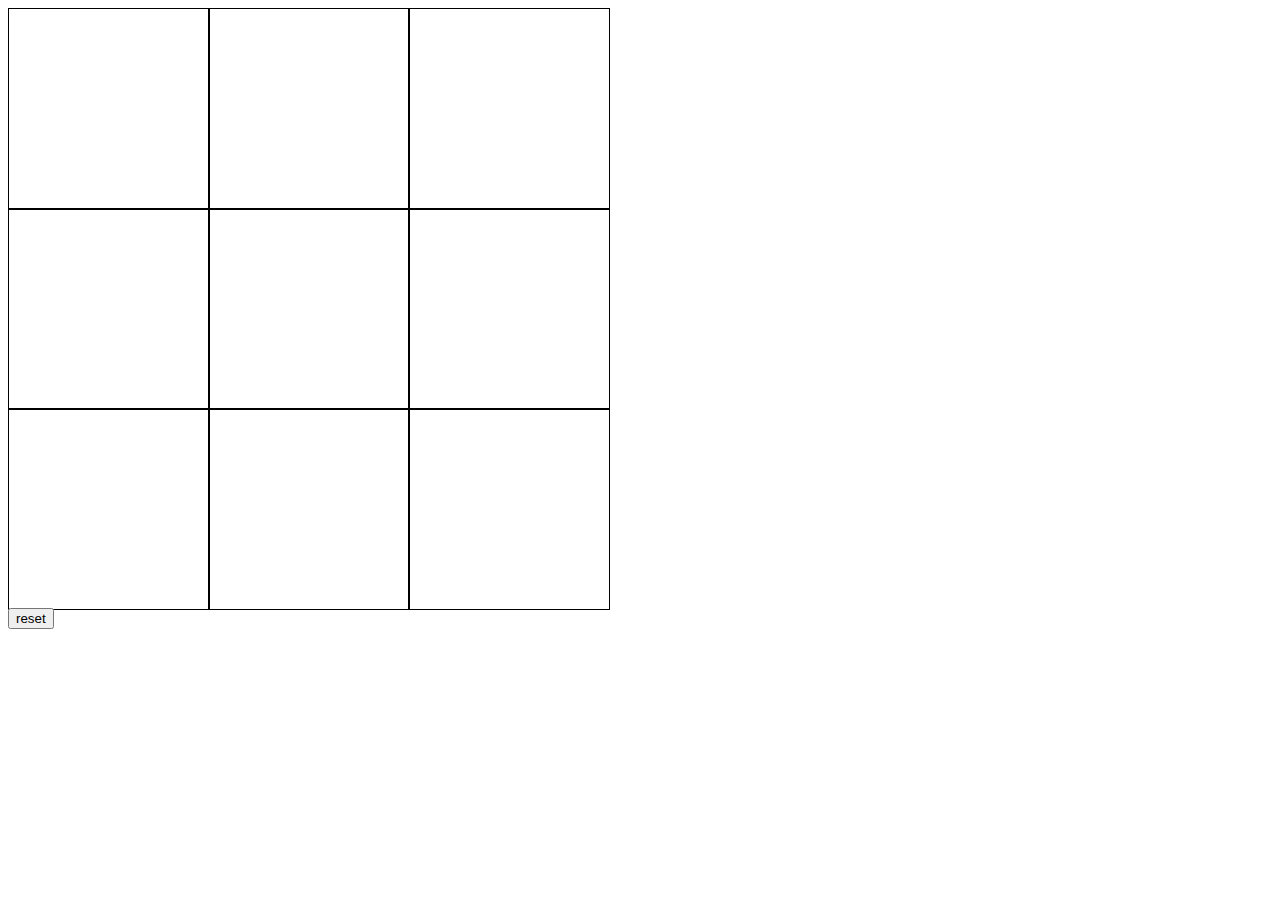
<file: practice/index.html>
<!DOCTYPE html>
<html lang="en">
	<head>
	    <meta charset="UTF-8">
	    <title>Page Title</title>
	    <meta name="viewport" content="width=device-width, initial-scale=1.0">
	    <link href="https://cdn.jsdelivr.net/npm/bootstrap@5.3.0-alpha1/dist/css/bootstrap.min.css" rel="stylesheet" integrity="sha384-GLhlTQ8iRABdZLl6O3oVMWSktQOp6b7In1Zl3/Jr59b6EGGoI1aFkw7cmDA6j6gD" crossorigin="anonymous">
	    <link rel="stylesheet" href="./styles.css">
	</head>
	<body>
		<div class="grid container-sm">
			<div cellIndex="0" class="box"></div>
			<div cellIndex="1" class="box"></div>
			<div cellIndex="2" class="box"></div>
			<div cellIndex="3" class="box"></div>
			<div cellIndex="4" class="box"></div>
			<div cellIndex="5" class="box"></div>
			<div cellIndex="6" class="box"></div>
			<div cellIndex="7" class="box"></div>
			<div cellIndex="8" class="box"></div>
		</div>
		<button id="reset">reset</button>



		<script src="https://cdn.jsdelivr.net/npm/bootstrap@5.3.0-alpha1/dist/js/bootstrap.bundle.min.js" integrity="sha384-w76AqPfDkMBDXo30jS1Sgez6pr3x5MlQ1ZAGC+nuZB+EYdgRZgiwxhTBTkF7CXvN" crossorigin="anonymous"></script>
    	<script src="./script.js"></script>
	</body>
</html>
</file>
<file: styles.css>
body{
	padding-bottom: 600px;
}

.artwork-L5TAwQ{
	display: inline-block;
	z-index: 0;
	position: fixed;
}

.munib{
	z-index: 100;
	position: absolute;
	background-color: gray;
	margin-top: 8.4%;
	width: 77%;
	height: 408px;
	margin-left: 11.5%;
	border-radius: 5px;
	display: flex;
	padding-top: 4%;
	background-color: #32323D;
}
.welcome{
	color: rgb(230 230 230);
}
.text-gray{
	color: #B9B9B9;
}
.input-label{
	font-size: 12px
}
.bold{
	font-weight: bold;
}

.form{
	flex: 11;
	padding-right: 7%;
}
.input{
	border: none;
	border-radius: 5px;
	background-color: #1D1D24;
}
.forgot{
	color: #2DB9F5;
	font-size: 14px;
}
.forgot:hover{
	cursor: pointer;
}
.need{
	font-size: 14px;
	color: #959595;
}
.login{
	background-color: #4B63DB;
	color: white;
	width: 96%;
	height: 45px;
	border: none;
	border-radius: 3px;
}
.QR{
	flex: 6;
	border-radius: 3px;
}
.qr-text1{
	font-size: 22px;
	color: white;
}
.qr-text2{
	color: #BABABA;
	font-size: 15px;
}
</file>
<file: practice/styles.css>
.grid{
	display: grid;
	grid-template-rows: 200px 200px 200px ;
	grid-template-columns:  200px 200px 200px;
	width: 1000px;
}
.box{
	border: solid 1px black;
	width: 100%;
	height: 200px;
	font-size: 130px;
	text-align: center;
}
.box:hover{
	cursor: pointer;
}
</file>
